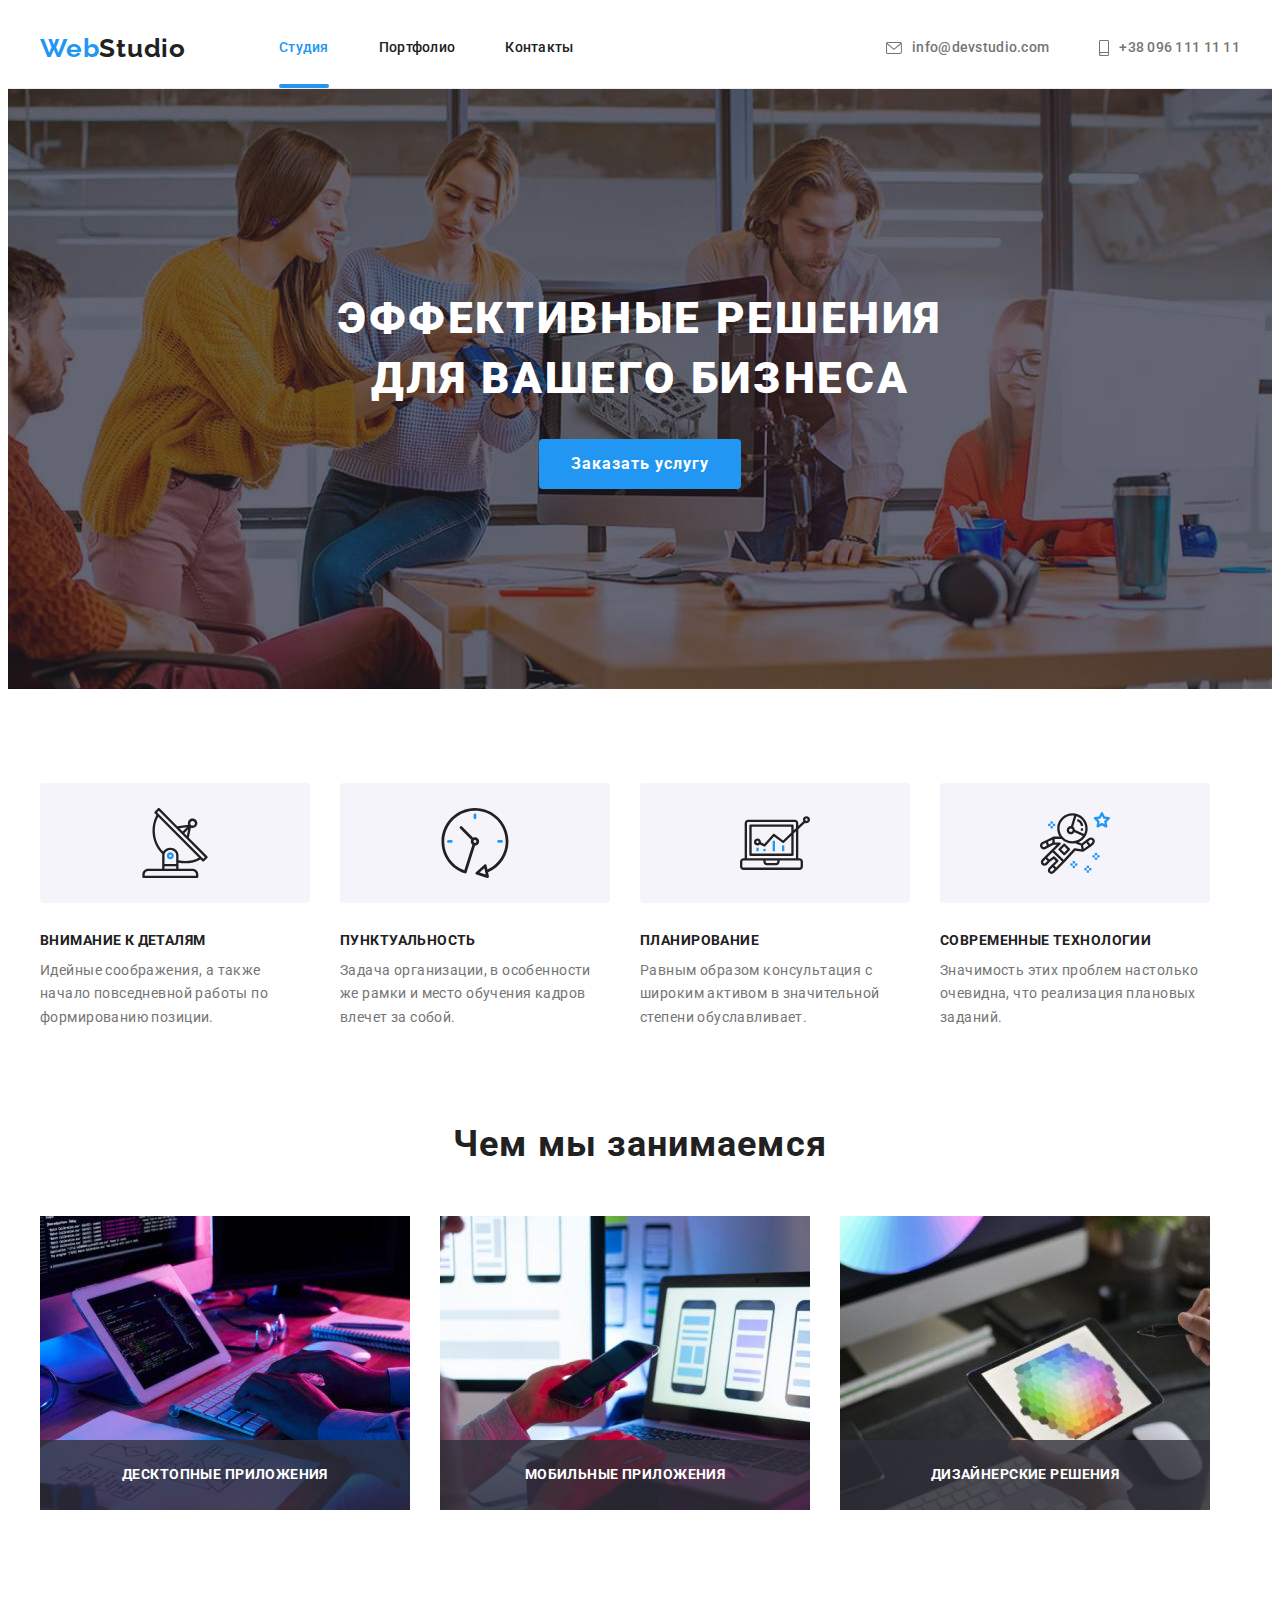
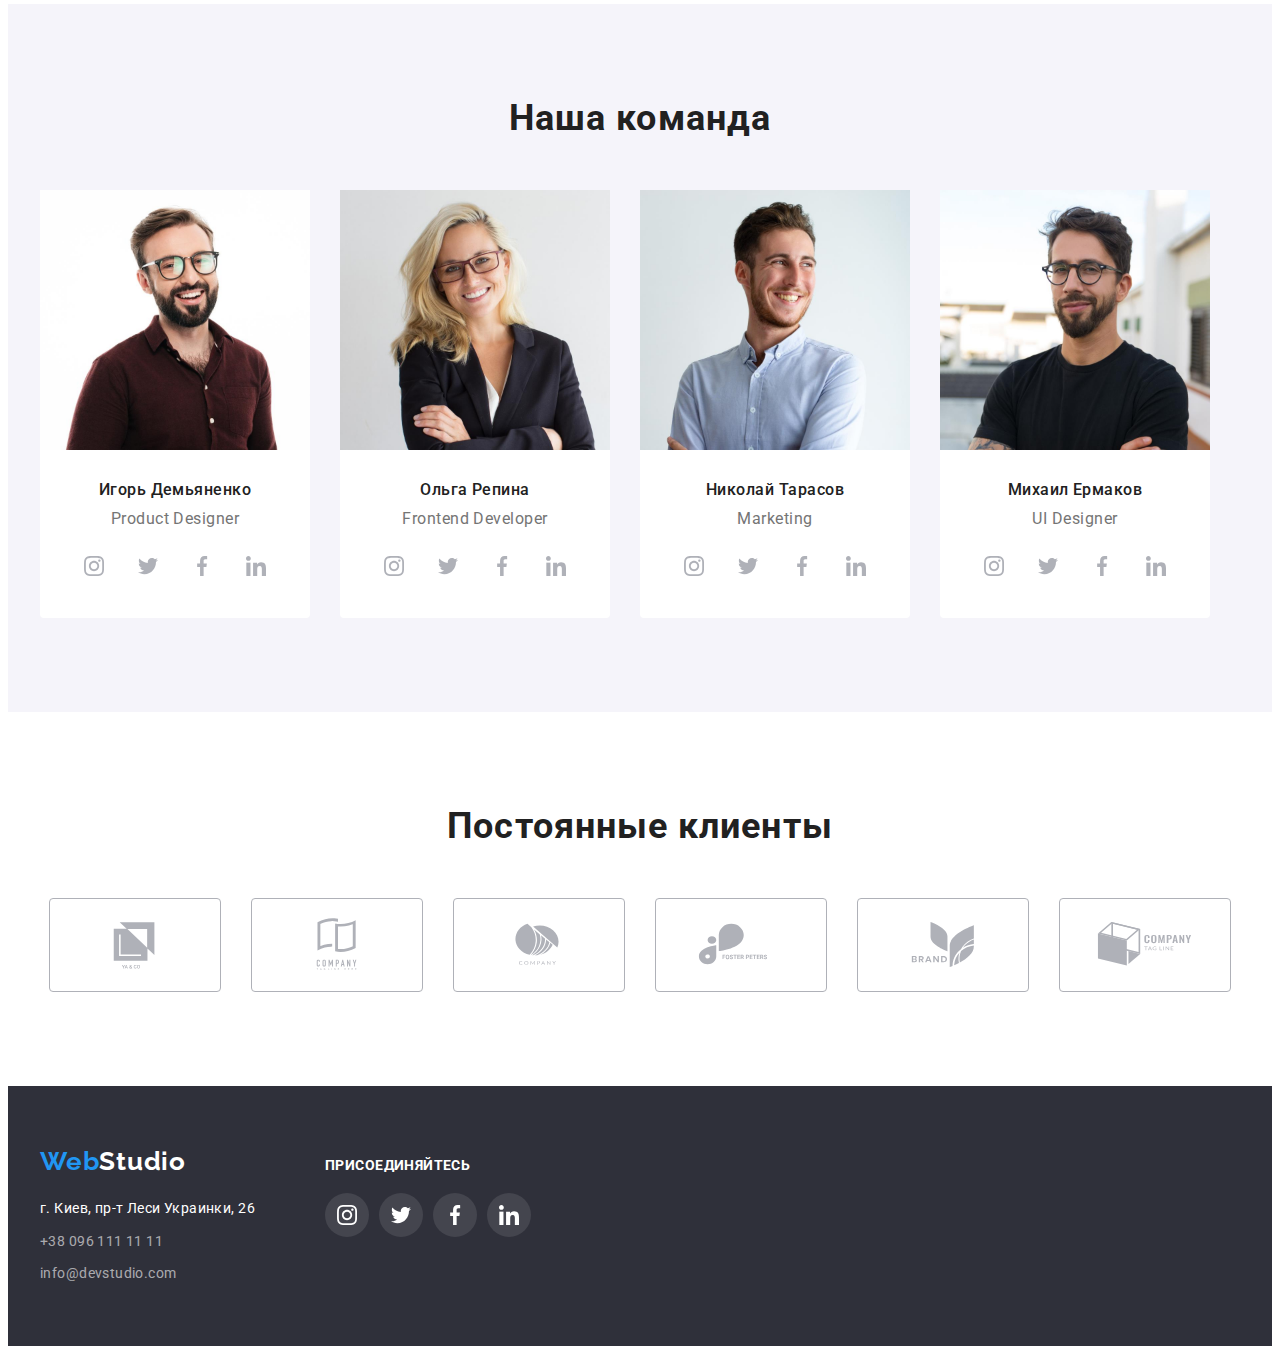
<file: index.html>
<!DOCTYPE html>
<html lang="en">
  <head>
    <meta charset="UTF-8" />
    <meta http-equiv="X-UA-Compatible" content="IE=edge" />
    <meta name="viewport" content="width=device-width, initial-scale=1.0" />
    <title>Главная</title>
    <link rel="preconnect" href="https://fonts.googleapis.com" />
    <link rel="preconnect" href="https://fonts.gstatic.com" crossorigin />
    <link
      href="https://fonts.googleapis.com/css2?family=Raleway:wght@700&family=Roboto:wght@400;500;700;900&display=swap"
      rel="stylesheet"
    />
    <link
      rel="stylesheet"
      href="https://cdnjs.cloudflare.com/ajax/libs/modern-normalize/1.1.0/modern-normalize.min.css"
      integrity="sha512-wpPYUAdjBVSE4KJnH1VR1HeZfpl1ub8YT/NKx4PuQ5NmX2tKuGu6U/JRp5y+Y8XG2tV+wKQpNHVUX03MfMFn9Q=="
      crossorigin="anonymous"
      referrerpolicy="no-referrer"
    />
    <link rel="stylesheet" href="css/styles.css" />
  </head>
  <body>
    <!-- HEADER -->
    <header>
      <div class="container header-container">
        <a class="logo link" href=""><span class="logo-blue">Web</span>Studio</a>
        <nav>
          <ul class="nav-menu list-style">
            <li class="nav-menu-item">
              <a class="nav-menu-link link current" href="index.html">Студия</a>
            </li>
            <li class="nav-menu-item">
              <a class="nav-menu-link link" href="portfolio.html">Портфолио</a>
            </li>
            <li class="nav-menu-item">
              <a class="nav-menu-link link" href="">Контакты</a>
            </li>
          </ul>
        </nav>
        <ul class="list-style header-contacts">
          <li class="header-contacts-list">
            <a class="contacts link" href="mailto:info@devstudio.com">
              <svg class="contacts-icon" width="16" height="12">
                <use href="./img/sprite.svg#envelope"></use>
              </svg>
              <span>info@devstudio.com</span>
            </a>
          </li>
          <li class="header-contacts-list">
            <a class="contacts link" href="tel:+380961111111">
              <svg class="contacts-icon" width="10" height="16">
                <use href="./img/sprite.svg#smartphone"></use>
              </svg>
              <span>+38 096 111 11 11</span>
            </a>
          </li>
        </ul>
      </div>
    </header>
    <!-- MAIN CONTENT -->
    <main>
      <!-- HERO SECTION -->
      <section class="hero-section">
        <div class="hero-container container">
          <h1 class="main-title">Эффективные решения для вашего бизнеса</h1>
          <button class="order-button" type="button" data-modal-open>Заказать услугу</button>
        </div>
      </section>
      <!-- QUALITY SECTION -->
      <section class="quality-section">
        <div class="quality-container container">
          <h2 class="visually-hidden">Наши качества</h2>
          <!-- h2 Будет скрыт -->
          <ul class="list-style quality-list">
            <li class="quality-item">
              <div class="quality-icon-block">
                <svg class="quality-icon" width="70" height="70">
                  <use href="./img/sprite.svg#antenna"></use>
                </svg>
              </div>
              <h3 class="quality">Внимание к деталям</h3>
              <p class="quality-description">
                Идейные соображения, а также начало повседневной работы по формированию позиции.
              </p>
            </li>
            <li class="quality-item">
              <div class="quality-icon-block">
                <svg class="quality-icon" width="70" height="70">
                  <use href="./img/sprite.svg#clock"></use>
                </svg>
              </div>
              <h3 class="quality">Пунктуальность</h3>
              <p class="quality-description">
                Задача организации, в особенности же рамки и место обучения кадров влечет за собой.
              </p>
            </li>
            <li class="quality-item">
              <div class="quality-icon-block">
                <svg class="quality-icon" width="70" height="70">
                  <use href="./img/sprite.svg#diagram"></use>
                </svg>
              </div>
              <h3 class="quality">Планирование</h3>
              <p class="quality-description">
                Равным образом консультация с широким активом в значительной степени обуславливает.
              </p>
            </li>
            <li class="quality-item">
              <div class="quality-icon-block">
                <svg class="quality-icon" width="70" height="70">
                  <use href="./img/sprite.svg#astronaut"></use>
                </svg>
              </div>
              <h3 class="quality">Современные технологии</h3>
              <p class="quality-description">
                Значимость этих проблем настолько очевидна, что реализация плановых заданий.
              </p>
            </li>
          </ul>
        </div>
      </section>
      <!-- ABOUT US SECTION -->
      <section class="about-us-section">
        <div class="about-us-container container">
          <h2 class="about-us-description">Чем мы занимаемся</h2>
          <ul class="about-us-list list-style">
            <li class="about-us-item">
              <img src="img/example1.jpg" alt="верстка" width="370" />
              <div class="about-us-item-outline">Десктопные приложения</div>
            </li>
            <li class="about-us-item">
              <img src="img/example2.jpg" alt="оформление" width="370" />
              <div class="about-us-item-outline">Мобильные приложения</div>
            </li>
            <li class="about-us-item">
              <img src="img/example3.jpg" alt="дизайн" width="370" />
              <div class="about-us-item-outline">Дизайнерские решения</div>
            </li>
          </ul>
        </div>
      </section>
      <!-- OUR TEAM -->
      <section class="our-team-section">
        <div class="our-team-container container">
          <h2 class="our-team-description">Наша команда</h2>
          <ul class="our-team-list list-style">
            <li class="our-team-item">
              <img src="img/team1.jpg" alt="мужчина шатен в очках" width="270" />
              <div class="our-team-item-block">
                <h3 class="team-name">Игорь Демьяненко</h3>
                <p class="team-position">Product Designer</p>
                <ul class="social-list list-style">
                  <li class="social-list-item">
                    <a href="" class="social-list-link">
                      <svg class="social-list-icon" width="20" height="20">
                        <use href="./img/sprite.svg#instagram"></use>
                      </svg>
                    </a>
                  </li>
                  <li class="social-list-item">
                    <a href="" class="social-list-link">
                      <svg class="social-list-icon" width="20" height="20">
                        <use href="./img/sprite.svg#twitter"></use>
                      </svg>
                    </a>
                  </li>
                  <li class="social-list-item">
                    <a href="" class="social-list-link">
                      <svg class="social-list-icon" width="20" height="20">
                        <use href="./img/sprite.svg#facebook"></use>
                      </svg>
                    </a>
                  </li>
                  <li class="social-list-item">
                    <a href="" class="social-list-link">
                      <svg class="social-list-icon" width="20" height="20">
                        <use href="./img/sprite.svg#linkedin"></use>
                      </svg>
                    </a>
                  </li>
                </ul>
              </div>
            </li>
            <li class="our-team-item">
              <img src="img/team2.jpg" alt="девушка блондинка в очках" width="270" />
              <div class="our-team-item-block">
                <h3 class="team-name">Ольга Репина</h3>
                <p class="team-position">Frontend Developer</p>
                <ul class="social-list list-style">
                  <li class="social-list-item">
                    <a href="" class="social-list-link">
                      <svg class="social-list-icon" width="20" height="20">
                        <use href="./img/sprite.svg#instagram"></use>
                      </svg>
                    </a>
                  </li>
                  <li class="social-list-item">
                    <a href="" class="social-list-link">
                      <svg class="social-list-icon" width="20" height="20">
                        <use href="./img/sprite.svg#twitter"></use>
                      </svg>
                    </a>
                  </li>
                  <li class="social-list-item">
                    <a href="" class="social-list-link">
                      <svg class="social-list-icon" width="20" height="20">
                        <use href="./img/sprite.svg#facebook"></use>
                      </svg>
                    </a>
                  </li>
                  <li class="social-list-item">
                    <a href="" class="social-list-link">
                      <svg class="social-list-icon" width="20" height="20">
                        <use href="./img/sprite.svg#linkedin"></use>
                      </svg>
                    </a>
                  </li>
                </ul>
              </div>
            </li>
            <li class="our-team-item">
              <img src="img/team3.jpg" alt="улыбающийся мужчина шатен" width="270" />
              <div class="our-team-item-block">
                <h3 class="team-name">Николай Тарасов</h3>
                <p class="team-position">Marketing</p>
                <ul class="social-list list-style">
                  <li class="social-list-item">
                    <a href="" class="social-list-link">
                      <svg class="social-list-icon" width="20" height="20">
                        <use href="./img/sprite.svg#instagram"></use>
                      </svg>
                    </a>
                  </li>
                  <li class="social-list-item">
                    <a href="" class="social-list-link">
                      <svg class="social-list-icon" width="20" height="20">
                        <use href="./img/sprite.svg#twitter"></use>
                      </svg>
                    </a>
                  </li>
                  <li class="social-list-item">
                    <a href="" class="social-list-link">
                      <svg class="social-list-icon" width="20" height="20">
                        <use href="./img/sprite.svg#facebook"></use>
                      </svg>
                    </a>
                  </li>
                  <li class="social-list-item">
                    <a href="" class="social-list-link">
                      <svg class="social-list-icon" width="20" height="20">
                        <use href="./img/sprite.svg#linkedin"></use>
                        width="20" height="20"
                      </svg>
                    </a>
                  </li>
                </ul>
              </div>
            </li>
            <li class="our-team-item">
              <img src="img/team4.jpg" alt="мужчина брюнет в очках" width="270" />
              <div class="our-team-item-block">
                <h3 class="team-name">Михаил Ермаков</h3>
                <p class="team-position">UI Designer</p>
                <ul class="social-list list-style">
                  <li class="social-list-item">
                    <a href="" class="social-list-link">
                      <svg class="social-list-icon" width="20" height="20">
                        <use href="./img/sprite.svg#instagram"></use>
                      </svg>
                    </a>
                  </li>
                  <li class="social-list-item">
                    <a href="" class="social-list-link">
                      <svg class="social-list-icon" width="20" height="20">
                        <use href="./img/sprite.svg#twitter"></use>
                      </svg>
                    </a>
                  </li>
                  <li class="social-list-item">
                    <a href="" class="social-list-link">
                      <svg class="social-list-icon" width="20" height="20">
                        <use href="./img/sprite.svg#facebook"></use>
                      </svg>
                    </a>
                  </li>
                  <li class="social-list-item">
                    <a href="" class="social-list-link">
                      <svg class="social-list-icon" width="20" height="20">
                        <use href="./img/sprite.svg#linkedin"></use>
                      </svg>
                    </a>
                  </li>
                </ul>
              </div>
            </li>
          </ul>
        </div>
      </section>
      <section class="clients-section">
        <div class="clients-block container">
          <h2 class="clients-description">Постоянные клиенты</h2>
          <ul class="list-style clients-list">
            <li class="clients-icon-item">
              <a href="" class="clients-icon-box">
                <svg class="clients-icon" width="106" height="60">
                  <use href="./img/sprite.svg#Logo1"></use>
                </svg>
              </a>
            </li>
            <li class="clients-icon-item">
              <a href="" class="clients-icon-box">
                <svg class="clients-icon" width="106" height="60">
                  <use href="./img/sprite.svg#Logo2"></use>
                </svg>
              </a>
            </li>
            <li class="clients-icon-item">
              <a href="" class="clients-icon-box">
                <svg class="clients-icon" width="106" height="60">
                  <use href="./img/sprite.svg#Logo3"></use>
                </svg>
              </a>
            </li>
            <li class="clients-icon-item">
              <a href="" class="clients-icon-box">
                <svg class="clients-icon" width="106" height="60">
                  <use href="./img/sprite.svg#Logo4"></use>
                </svg>
              </a>
            </li>
            <li class="clients-icon-item">
              <a href="" class="clients-icon-box">
                <svg class="clients-icon" width="106" height="60">
                  <use href="./img/sprite.svg#Logo5"></use>
                </svg>
              </a>
            </li>
            <li class="clients-icon-item">
              <a href="" class="clients-icon-box">
                <svg class="clients-icon" width="106" height="60">
                  <use href="./img/sprite.svg#Logo6"></use>
                </svg>
              </a>
            </li>
          </ul>
        </div>
      </section>
    </main>
    <!-- FOOTER -->
    <footer>
      <div class="main-footer-container container">
        <div class="footer-container">
          <a class="logo-footer link" href=""><span class="logo-blue">Web</span>Studio</a>
          <address class="link">
            <p class="city-address">г. Киев, пр-т Леси Украинки, 26</p>
            <ul class="footer-contacts-list list-style">
              <li class="footer-contacts-item">
                <a class="footer-contacts link" href="tel:+380961111111">+38 096 111 11 11</a>
              </li>
              <li class="footer-contacts-item">
                <a class="footer-contacts link" href="mailto:info@devstudio.com"
                  >info@devstudio.com</a
                >
              </li>
            </ul>
          </address>
        </div>
        <div class="footer-social-link">
          <h3 class="footer-social-link-description">Присоединяйтесь</h3>
          <ul class="footer-social-list list-style">
            <li class="footer-social-list-item">
              <a href="" class="footer-social-list-link">
                <svg class="footer-social-list-icon" width="20" height="20">
                  <use href="./img/sprite.svg#instagram"></use>
                </svg>
              </a>
            </li>
            <li class="footer-social-list-item">
              <a href="" class="footer-social-list-link">
                <svg class="footer-social-list-icon" width="20" height="20">
                  <use href="./img/sprite.svg#twitter"></use>
                </svg>
              </a>
            </li>
            <li class="footer-social-list-item">
              <a href="" class="footer-social-list-link">
                <svg class="footer-social-list-icon" width="20" height="20">
                  <use href="./img/sprite.svg#facebook"></use>
                </svg>
              </a>
            </li>
            <li class="footer-social-list-item">
              <a href="" class="footer-social-list-link">
                <svg class="footer-social-list-icon" width="20" height="20">
                  <use href="./img/sprite.svg#linkedin"></use>
                </svg>
              </a>
            </li>
          </ul>
        </div>
      </div>
    </footer>
    <div class="backdrop is-hidden" data-modal>
      <div class="modal">
        <button class="modal-close-button" data-modal-close>
          <svg class="modal-close-btn-icon" width="11" height="11">
            <use href="./img/sprite.svg#close-btn"></use>
          </svg>
        </button>
      </div>
    </div>
    <script src="./js/modal.js"></script>
  </body>
</html>
</file>
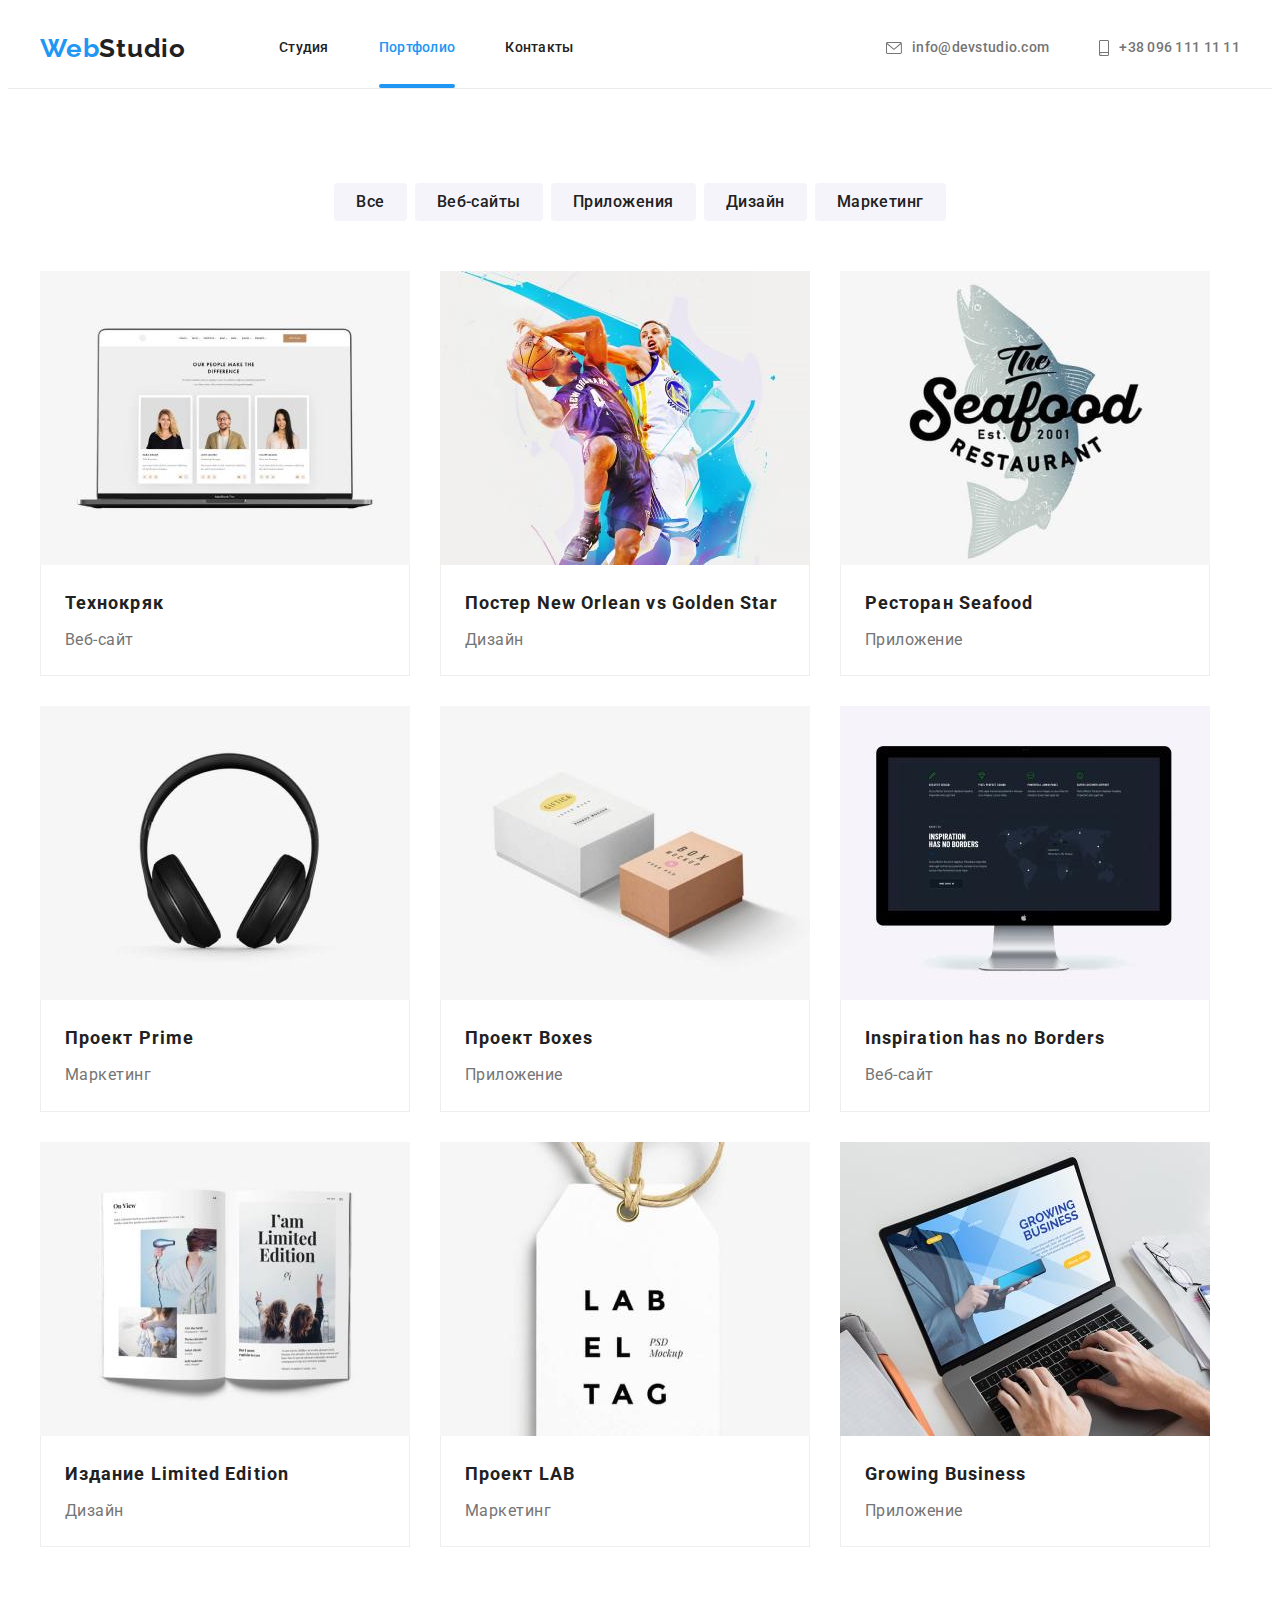
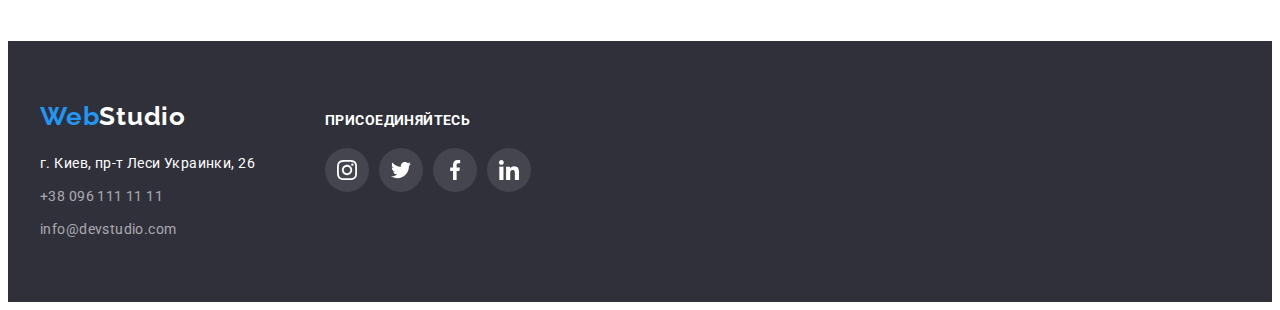
<file: portfolio.html>
<!DOCTYPE html>
<html lang="ru">
  <head>
    <meta charset="UTF-8" />
    <meta http-equiv="X-UA-Compatible" content="IE=edge" />
    <meta name="viewport" content="width=device-width, initial-scale=1.0" />
    <title>Портфолио</title>
    <link rel="preconnect" href="https://fonts.googleapis.com" />
    <link rel="preconnect" href="https://fonts.gstatic.com" crossorigin />
    <link
      href="https://fonts.googleapis.com/css2?family=Raleway:wght@700&family=Roboto:wght@400;500;700;900&display=swap"
      rel="stylesheet"
    />
    <link
      rel="stylesheet"
      href="https://cdnjs.cloudflare.com/ajax/libs/modern-normalize/1.1.0/modern-normalize.min.css"
      integrity="sha512-wpPYUAdjBVSE4KJnH1VR1HeZfpl1ub8YT/NKx4PuQ5NmX2tKuGu6U/JRp5y+Y8XG2tV+wKQpNHVUX03MfMFn9Q=="
      crossorigin="anonymous"
      referrerpolicy="no-referrer"
    />
    <link rel="stylesheet" href="css/styles.css" />
  </head>
  <body>
    <!-- Шапка страницы -->
    <header>
      <div class="container header-container">
        <a class="logo link" href=""><span class="logo-blue">Web</span>Studio</a>
        <nav>
          <ul class="nav-menu list-style">
            <li class="nav-menu-item">
              <a class="nav-menu-link link" href="index.html">Студия</a>
            </li>
            <li class="nav-menu-item">
              <a class="nav-menu-link link current" href="portfolio.html">Портфолио</a>
            </li>
            <li class="nav-menu-item">
              <a class="nav-menu-link link" href="">Контакты</a>
            </li>
          </ul>
        </nav>
        <ul class="list-style header-contacts">
          <li class="header-contacts-list">
            <a class="contacts link" href="mailto:info@devstudio.com">
              <svg class="contacts-icon" width="16" height="12">
                <use href="./img/sprite.svg#envelope"></use>
              </svg>
              <span>info@devstudio.com</span>
            </a>
          </li>
          <li class="header-contacts-list">
            <a class="contacts link" href="tel:+380961111111">
              <svg class="contacts-icon" width="10" height="16">
                <use href="./img/sprite.svg#smartphone"></use>
              </svg>
              <span>+38 096 111 11 11</span>
            </a>
          </li>
        </ul>
      </div>
    </header>
    <!-- Основной контент -->
    <main>
      <section class="portfolio-section">
        <h1 class="visually-hidden">Портфолио</h1>
        <!-- h1 Будет скрыт -->
        <div class="portfolio-container container">
          <ul class="portfolio-menu list-style">
            <li class="portfolio-menu-item">
              <button class="case-examples" type="button">Все</button>
            </li>
            <li class="portfolio-menu-item">
              <button class="case-examples" type="button">Веб-сайты</button>
            </li>
            <li class="portfolio-menu-item">
              <button class="case-examples" type="button">Приложения</button>
            </li>
            <li class="portfolio-menu-item">
              <button class="case-examples" type="button">Дизайн</button>
            </li>
            <li class="portfolio-menu-item">
              <button class="case-examples" type="button">Маркетинг</button>
            </li>
          </ul>

          <ul class="portfolio-case-list list-style">
            <li class="portfolio-case-list-item">
              <a class="portfolio-case-list-link link" href="">
                <div class="overlay-box">
                  <img src="img/project_1.jpg" alt="страница веб-сайта" width="370" />
                  <p class="overlay">
                    Ресурс предлагает комплексные предложения с разным уровнем функционала и
                    сервисов. Все это позволит посетителю получить исчерпывающие сведения о компании
                    или частном лице.
                  </p>
                </div>
                <div class="case-description">
                  <h2 class="case-title">Технокряк</h2>
                  <p class="case-category">Веб-сайт</p>
                </div>
              </a>
            </li>
            <li class="portfolio-case-list-item">
              <a class="portfolio-case-list-link link" href="">
                <div class="overlay-box">
                  <img src="img/project_2.jpg" alt="постер с баскетболистами" width="370" />
                  <p class="overlay">
                    Ресурс предлагает комплексные предложения с разным уровнем функционала и
                    сервисов. Все это позволит посетителю получить исчерпывающие сведения о компании
                    или частном лице.
                  </p>
                </div>
                <div class="case-description">
                  <h2 class="case-title">Постер New Orlean vs Golden Star</h2>
                  <p class="case-category">Дизайн</p>
                </div>
              </a>
            </li>
            <li class="portfolio-case-list-item">
              <a class="portfolio-case-list-link link" href="">
                <div class="overlay-box">
                  <img src="img/project_3.jpg" alt="логотип ресторана" width="370" />
                  <p class="overlay">
                    Ресурс предлагает комплексные предложения с разным уровнем функционала и
                    сервисов. Все это позволит посетителю получить исчерпывающие сведения о компании
                    или частном лице.
                  </p>
                </div>
                <div class="case-description">
                  <h2 class="case-title">Ресторан Seafood</h2>
                  <p class="case-category">Приложение</p>
                </div>
              </a>
            </li>
            <li class="portfolio-case-list-item">
              <a class="portfolio-case-list-link link" href="">
                <div class="overlay-box">
                  <img src="img/project_4.jpg" alt="изображение наушников" width="370" />
                  <p class="overlay">
                    Ресурс предлагает комплексные предложения с разным уровнем функционала и
                    сервисов. Все это позволит посетителю получить исчерпывающие сведения о компании
                    или частном лице.
                  </p>
                </div>
                <div class="case-description">
                  <h2 class="case-title">Проект Prime</h2>
                  <p class="case-category">Маркетинг</p>
                </div>
              </a>
            </li>
            <li class="portfolio-case-list-item">
              <a class="portfolio-case-list-link link" href="">
                <div class="overlay-box">
                  <img src="img/project_5.jpg" alt="изображение подарочный боксов" width="370" />
                  <p class="overlay">
                    Ресурс предлагает комплексные предложения с разным уровнем функционала и
                    сервисов. Все это позволит посетителю получить исчерпывающие сведения о компании
                    или частном лице.
                  </p>
                </div>
                <div class="case-description">
                  <h2 class="case-title">Проект Boxes</h2>
                  <p class="case-category">Приложение</p>
                </div>
              </a>
            </li>
            <li class="portfolio-case-list-item">
              <a class="portfolio-case-list-link link" href="">
                <div class="overlay-box">
                  <img src="img/project_6.jpg" alt="страница веб-сайта" width="370" />
                  <p class="overlay">
                    Ресурс предлагает комплексные предложения с разным уровнем функционала и
                    сервисов. Все это позволит посетителю получить исчерпывающие сведения о компании
                    или частном лице.
                  </p>
                </div>
                <div class="case-description">
                  <h2 class="case-title">Inspiration has no Borders</h2>
                  <p class="case-category">Веб-сайт</p>
                </div>
              </a>
            </li>
            <li class="portfolio-case-list-item">
              <a class="portfolio-case-list-link link" href="">
                <div class="overlay-box">
                  <img src="img/project_7.jpg" alt="разворот журнала" width="370" />
                  <p class="overlay">
                    Ресурс предлагает комплексные предложения с разным уровнем функционала и
                    сервисов. Все это позволит посетителю получить исчерпывающие сведения о компании
                    или частном лице.
                  </p>
                </div>
                <div class="case-description">
                  <h2 class="case-title">Издание Limited Edition</h2>
                  <p class="case-category">Дизайн</p>
                </div>
              </a>
            </li>
            <li class="portfolio-case-list-item">
              <a class="portfolio-case-list-link link" href="">
                <div class="overlay-box">
                  <img src="img/project_8.jpg" alt="бирка с логотипом" width="370" />
                  <p class="overlay">
                    Ресурс предлагает комплексные предложения с разным уровнем функционала и
                    сервисов. Все это позволит посетителю получить исчерпывающие сведения о компании
                    или частном лице.
                  </p>
                </div>
                <div class="case-description">
                  <h2 class="case-title">Проект LAB</h2>
                  <p class="case-category">Маркетинг</p>
                </div>
              </a>
            </li>
            <li class="portfolio-case-list-item">
              <a class="portfolio-case-list-link link" href="">
                <div class="overlay-box">
                  <img src="img/project_9.jpg" alt="страница приложения" width="370" />
                  <p class="overlay">
                    Ресурс предлагает комплексные предложения с разным уровнем функционала и
                    сервисов. Все это позволит посетителю получить исчерпывающие сведения о компании
                    или частном лице.
                  </p>
                </div>
                <div class="case-description">
                  <h2 class="case-title">Growing Business</h2>
                  <p class="case-category">Приложение</p>
                </div>
              </a>
            </li>
          </ul>
        </div>
      </section>
    </main>
    <!-- Футер -->
    <footer>
      <div class="main-footer-container container">
        <div class="footer-container">
          <a class="logo-footer link" href=""><span class="logo-blue">Web</span>Studio</a>
          <address class="link">
            <p class="city-address">г. Киев, пр-т Леси Украинки, 26</p>
            <ul class="footer-contacts-list list-style">
              <li class="footer-contacts-item">
                <a class="footer-contacts link" href="tel:+380961111111">+38 096 111 11 11</a>
              </li>
              <li class="footer-contacts-item">
                <a class="footer-contacts link" href="mailto:info@devstudio.com"
                  >info@devstudio.com</a
                >
              </li>
            </ul>
          </address>
        </div>
        <div class="footer-social-link">
          <h3 class="footer-social-link-description">Присоединяйтесь</h3>
          <ul class="footer-social-list list-style">
            <li class="footer-social-list-item">
              <a href="" class="footer-social-list-link">
                <svg class="footer-social-list-icon" width="20" height="20">
                  <use href="./img/sprite.svg#instagram"></use>
                </svg>
              </a>
            </li>
            <li class="footer-social-list-item">
              <a href="" class="footer-social-list-link">
                <svg class="footer-social-list-icon" width="20" height="20">
                  <use href="./img/sprite.svg#twitter"></use>
                </svg>
              </a>
            </li>
            <li class="footer-social-list-item">
              <a href="" class="footer-social-list-link">
                <svg class="footer-social-list-icon" width="20" height="20">
                  <use href="./img/sprite.svg#facebook"></use>
                </svg>
              </a>
            </li>
            <li class="footer-social-list-item">
              <a href="" class="footer-social-list-link">
                <svg class="footer-social-list-icon" width="20" height="20">
                  <use href="./img/sprite.svg#linkedin"></use>
                </svg>
              </a>
            </li>
          </ul>
        </div>
      </div>
    </footer>
  </body>
</html>
</file>
<file: css/styles.css>
/* RESETS */
:root {
  --main-color: #2196f3;
  --secondary-color: #212121;
  --third-color: #757575;
  --main-font: 'Roboto', sans-serif;
}
h1,
h2,
h3,
h4,
h5,
h6 {
  margin-top: 0;
  margin-bottom: 0;
}

ul,
ol {
  margin-top: 0;
  margin-bottom: 0;
  padding-left: 0;
}

p {
  margin: 0;
}

img {
  display: block;
}

button {
  border: none;
}

.link {
  text-decoration: none;
}

.list-style {
  list-style: none;
}

body {
  font-family: var(--main-font);
  color: var(--secondary-color);
}

.container {
  width: 1200px;
  margin-left: auto;
  margin-right: auto;
  padding-left: 15px;
  padding-right: 15px;
}

/* HEADER */
header {
  border-bottom: 1px solid #ececec;
}

.header-container {
  display: flex;
  align-items: center;
}

.logo-blue {
  color: var(--main-color);
}

.logo {
  font-family: 'Raleway', sans-serif;
  font-weight: 700;
  font-size: 26px;
  line-height: 1.19;
  letter-spacing: 0.03em;
  color: var(--secondary-color);
  margin-right: 93px;
}

.nav-menu {
  display: flex;
}

.nav-menu-item {
  position: relative;
  display: flex;
}

.nav-menu-item:not(:last-child) {
  margin-right: 50px;
}
.nav-menu-link {
  font-family: var(--main-font);
  font-weight: 500;
  font-size: 14px;
  line-height: 1.14;
  letter-spacing: 0.02em;
  color: var(--secondary-color);
  padding-top: 32px;
  padding-bottom: 32px;
  display: block;
  transition: color 250ms cubic-bezier(0.4, 0, 0.2, 1);
}

.nav-menu-link.current::after {
  position: absolute;
  left: 0;
  bottom: 0;
  display: block;
  content: '';
  height: 4px;
  border-radius: 2px;
  width: 100%;
  background-color: var(--main-color);
}

.current,
.nav-menu-link:hover,
.nav-menu-link:focus {
  color: var(--main-color);
}

.header-contacts {
  display: flex;
  margin-left: auto;
}

.header-contacts-list:not(:last-child) {
  margin-right: 50px;
}

.contacts {
  font-family: var(--main-font);
  font-weight: 500;
  font-size: 14px;
  line-height: 1.14;
  letter-spacing: 0.02em;
  color: var(--third-color);
  padding-top: 32px;
  padding-bottom: 32px;
  display: flex;
  align-items: center;
  transition: color 250ms cubic-bezier(0.4, 0, 0.2, 1);
}

.contacts:hover,
.contacts:focus {
  color: var(--main-color);
}

.contacts-icon {
  fill: var(--third-color);
  margin-right: 10px;
  transition: fill 250ms cubic-bezier(0.4, 0, 0.2, 1);
}

.contacts:hover .contacts-icon,
.contacts:focus .contacts-icon {
  fill: var(--main-color);
}

/* FOOTER */

footer {
  padding-top: 60px;
  padding-bottom: 60px;
  background: #2f303a;
}

.main-footer-container {
  display: flex;
  align-items: baseline;
}
.footer-container {
  display: flex;
  flex-direction: column;
  margin-right: 70px;
}

.logo-footer {
  font-family: 'Raleway', sans-serif;
  font-weight: 700;
  font-size: 26px;
  line-height: 1.19;
  letter-spacing: 0.03em;
  color: #ffffff;
}

address {
  margin-top: 20px;
}

.city-address {
  font-family: var(--main-font);
  font-style: normal;
  font-weight: 400;
  font-size: 14px;
  line-height: 1.71;
  letter-spacing: 0.03em;
  color: #ffffff;
}

.footer-contacts-list {
  margin-top: 9px;
}

.footer-contacts {
  font-family: var(--main-font);
  font-style: normal;
  font-weight: 400;
  font-size: 14px;
  line-height: 1.71;
  letter-spacing: 0.03em;
  color: rgba(255, 255, 255, 0.6);
}

.footer-contacts-item:not(:last-child) {
  margin-bottom: 9px;
}

.footer-social-link-description {
  font-family: var(--main-font);
  font-weight: 700;
  font-size: 14px;
  line-height: 16px;
  letter-spacing: 0.03em;
  text-transform: uppercase;
  color: #ffffff;
  margin-bottom: 20px;
}
.footer-social-list {
  display: flex;
}
.footer-social-list-item:not(:last-child) {
  margin-right: 10px;
}

.footer-social-list-link {
  display: flex;
  align-items: center;
  justify-content: center;
  width: 44px;
  height: 44px;
  border-radius: 50%;
  background-color: rgba(255, 255, 255, 0.1);
  transition: background-color 250ms cubic-bezier(0.4, 0, 0.2, 1);
}

.footer-social-list-link:hover,
.footer-social-list-link:focus {
  background-color: var(--main-color);
}

.footer-social-list-icon {
  fill: #fff;
}

/* MAIN CONTENT */

/* HERO SECTION */
.hero-section {
  background-color: #2f303a;
  max-width: 1600px;
  padding: 200px 0;
  margin: auto;
  background-image: linear-gradient(rgba(47, 48, 58, 40%), rgba(47, 48, 58, 40%)),
    url('../img/hero_bg.jpg');
  background-repeat: no-repeat;
  background-position: 50% 50%;
}

.hero-container {
  display: flex;
  flex-direction: column;
}

.main-title {
  font-family: var(--main-font);
  font-weight: 900;
  font-size: 44px;
  line-height: 1.36;
  text-align: center;
  letter-spacing: 0.06em;
  text-transform: uppercase;
  color: #ffffff;
  max-width: 696px;
  margin: 0 auto 30px;
}

.order-button {
  font-family: var(--main-font);
  font-weight: 700;
  font-size: 16px;
  line-height: 1.87;
  text-align: center;
  letter-spacing: 0.06em;
  color: #ffffff;
  background: var(--main-color);
  border-radius: 4px;
  display: inline-block;
  cursor: pointer;
  margin: auto;
  padding: 10px 32px;
  transition: background-color 250ms cubic-bezier(0.4, 0, 0.2, 1);
}

.order-button:hover,
.order-button:focus {
  background-color: #188ce8;
}
/* BACKDROP */

.backdrop {
  position: fixed;
  top: 0;
  left: 0;
  height: 100%;
  width: 100%;
  background-color: rgba(0, 0, 0, 0.2);
  transition: opacity 500ms linear, visibility 500ms linear;
}

.modal {
  position: absolute;
  top: 50%;
  left: 50%;
  transform: translate(-50%, -50%);
  width: 528px;
  height: 580px;
  background-color: #fff;
  border: 1px solid #000000;
  box-shadow: 0px 1px 3px rgba(0, 0, 0, 0.12), 0px 1px 1px rgba(0, 0, 0, 0.14),
    0px 2px 1px rgba(0, 0, 0, 0.2);
  border-radius: 4px;
}

.modal-close-button {
  position: absolute;
  top: 8px;
  right: 8px;
  display: flex;
  align-items: center;
  justify-content: center;
  width: 30px;
  height: 30px;
  border: 1px solid rgba(0, 0, 0, 0.1);
  border-radius: 50%;
  background-color: transparent;
  cursor: pointer;
  padding: 0;
}

.backdrop.is-hidden {
  opacity: 0;
  visibility: hidden;
  pointer-events: none;
}

/* QUALITY SECTION */
.quality-icon-block {
  background-color: #f5f4fa;
  border-radius: 4px;
  width: 270px;
  height: 120px;
  display: flex;
  align-items: center;
  justify-content: center;
}

.quality-section {
  padding-top: 94px;
}
.visually-hidden {
  position: absolute;
  width: 1px;
  height: 1px;
  margin: -1px;
  border: 0;
  padding: 0;
  white-space: nowrap;
  clip-path: inset(100%);
  clip: rect(0 0 0 0);
  overflow: hidden;
}
.quality-list {
  display: flex;
}

.quality-item:not(:last-child) {
  margin-right: 30px;
}
.quality-item {
  max-width: 270px;
}
.quality {
  font-family: var(--main-font);
  font-weight: 700;
  font-size: 14px;
  line-height: 1.14;
  letter-spacing: 0.03em;
  text-transform: uppercase;
  color: var(--secondary-color);
  margin-bottom: 10px;
  margin-top: 30px;
}

.quality-description {
  font-family: var(--main-font);
  font-weight: 400;
  font-size: 14px;
  line-height: 1.71;
  letter-spacing: 0.03em;
  color: var(--third-color);
}

/* ABOUT US SECTION   */
.about-us-section {
  padding-top: 94px;
  padding-bottom: 94px;
}

.about-us-description {
  font-family: var(--main-font);
  font-weight: 700;
  font-size: 36px;
  line-height: 1.16;
  text-align: center;
  letter-spacing: 0.03em;
  color: var(--secondary-color);
}
.about-us-list {
  display: flex;
  margin-top: 50px;
}
.about-us-item:not(:last-child) {
  margin-right: 30px;
}
.about-us-item {
  position: relative;
}

.about-us-item-outline {
  position: absolute;
  bottom: 0;
  left: 0;
  width: 100%;
  height: 70px;
  display: flex;
  justify-content: center;
  align-items: center;

  font-family: var(--main-font);
  font-weight: 700;
  font-size: 14px;
  line-height: 1.14;
  text-align: center;
  letter-spacing: 0.03em;
  text-transform: uppercase;
  color: #ffffff;
  background: rgba(47, 48, 58, 0.8);
}

/* OUR TEAM   */

.our-team-section {
  background-color: #f5f4fa;
  padding-top: 94px;
  padding-bottom: 94px;
}
.our-team-description {
  font-family: var(--main-font);
  font-weight: 700;
  font-size: 36px;
  line-height: 1.16;
  text-align: center;
  letter-spacing: 0.03em;
  color: var(--secondary-color);
}
.our-team-list {
  display: flex;
  margin-top: 50px;
}
.our-team-item:not(:last-child) {
  margin-right: 30px;
}

.our-team-item-block {
  background: #ffffff;
  border-radius: 0px 0px 4px 4px;
  max-width: 270px;
  padding: 30px 10px;
}
.team-name {
  font-family: var(--main-font);
  font-weight: 500;
  font-size: 16px;
  line-height: 1.19;
  text-align: center;
  letter-spacing: 0.03em;
  color: var(--secondary-color);
  margin-bottom: 10px;
}

.team-position {
  font-family: var(--main-font);
  font-weight: 400;
  font-size: 16px;
  line-height: 1.19;
  text-align: center;
  letter-spacing: 0.03em;
  color: var(--third-color);
  margin-bottom: 16px;
}

.social-list {
  display: flex;
  justify-content: center;
}

.social-list-item:not(:last-child) {
  margin-right: 10px;
}
.social-list-link {
  display: flex;
  align-items: center;
  justify-content: center;
  width: 44px;
  height: 44px;
  border-radius: 50%;
  transition: background-color 250ms cubic-bezier(0.4, 0, 0.2, 1);
}

.social-list-link:hover,
.social-list-link:focus {
  background-color: var(--main-color);
}

.social-list-icon {
  fill: #afb1b8;
  transition: fill 250ms cubic-bezier(0.4, 0, 0.2, 1);
}

.social-list-link:hover .social-list-icon,
.social-list-link:focus .social-list-icon {
  fill: #fff;
}
/* CLIENTS */
.clients-section {
  padding-top: 94px;
  padding-bottom: 94px;
}

.clients-description {
  font-family: var(--main-font);
  font-weight: 700;
  font-size: 36px;
  line-height: 1.16;
  text-align: center;
  letter-spacing: 0.03em;
  color: var(--secondary-color);
  margin-bottom: 50px;
}

.clients-list {
  display: flex;
  justify-content: center;
}

.clients-icon-box {
  width: 170px;
  height: 92px;
  border: 1px solid #afb1b8;
  border-radius: 4px;
  display: flex;
  align-items: center;
  justify-content: center;
  transition: border 250ms cubic-bezier(0.4, 0, 0.2, 1);
}

.clients-icon-box:hover,
.clients-icon-box:focus {
  border: 1px solid var(--main-color);
}

.clients-icon-item:not(:last-child) {
  margin-right: 30px;
}
.clients-icon {
  fill: #afb1b8;
  transition: fill 250ms cubic-bezier(0.4, 0, 0.2, 1);
}

.clients-icon-box:hover .clients-icon,
.clients-icon-box:focus .clients-icon {
  fill: var(--main-color);
}

/* PORTFOLIO */

.portfolio-section {
  padding: 94px 0;
}
.portfolio-menu {
  display: flex;
  justify-content: center;
}

.portfolio-menu-item:not(:last-child) {
  margin-right: 8px;
}
.portfolio-case-list {
  margin-top: 50px;
  display: flex;
  flex-wrap: wrap;
}
.portfolio-case-list-item:not(:nth-last-child(-n + 3)) {
  margin-bottom: 30px;
}

.portfolio-case-list-item:not(:nth-child(3n)) {
  margin-right: 30px;
}

.portfolio-case-list-link {
  display: block;
  transition: box-shadow 250ms cubic-bezier(0.4, 0, 0.2, 1);
}

.portfolio-case-list-link:hover,
.portfolio-case-list-link:focus {
  box-shadow: 0px 1px 1px rgba(0, 0, 0, 0.12), 0px 4px 4px rgba(0, 0, 0, 0.06),
    1px 4px 6px rgba(0, 0, 0, 0.16);
}
.case-examples {
  font-family: var(--main-font);
  font-weight: 500;
  font-size: 16px;
  line-height: 1.62;
  text-align: center;
  letter-spacing: 0.03em;
  color: var(--secondary-color);
  background: #f5f4fa;
  border-radius: 4px;
  cursor: pointer;
  padding: 6px 22px;
  transition: background 250ms cubic-bezier(0.4, 0, 0.2, 1),
    color 250ms cubic-bezier(0.4, 0, 0.2, 1), box-shadow 250ms cubic-bezier(0.4, 0, 0.2, 1);
}

.case-examples:hover,
.case-examples:focus {
  background: var(--main-color);
  color: #ffffff;
  box-shadow: 0px 3px 1px rgba(0, 0, 0, 0.1), 0px 1px 2px rgba(0, 0, 0, 0.08),
    0px 2px 2px rgba(0, 0, 0, 0.12);
}

.case-description {
  border: 1px solid #eeeeee;
  border-top: none;
  padding: 20px 24px;
}

.case-title {
  font-family: var(--main-font);
  font-weight: 700;
  font-size: 18px;
  line-height: 2;
  letter-spacing: 0.06em;
  color: var(--secondary-color);
  margin-bottom: 4px;
}

.case-category {
  font-family: var(--main-font);
  font-weight: 400;
  font-size: 16px;
  line-height: 1.9;
  letter-spacing: 0.03em;
  color: var(--third-color);
}

.overlay-box {
  position: relative;
  overflow: hidden;
}
.overlay {
  font-family: 'Roboto';
  font-weight: 400;
  font-size: 18px;
  line-height: 1.55;
  letter-spacing: 0.03em;
  color: #ffffff;

  position: absolute;
  opacity: 0;
  top: 0;
  left: 0;
  width: 100%;
  height: 294px;
  padding: 63px 24px;
  background-color: rgba(33, 150, 243, 0.9);

  transform: translateY(100%);
  transition: transform 250ms cubic-bezier(0.4, 0, 0.2, 1),
    opacity 250ms cubic-bezier(0.4, 0, 0.2, 1);
}

.portfolio-case-list-link:hover .overlay,
.portfolio-case-list-link:focus .overlay {
  opacity: 1;
  transform: translateY(0);
}
</file>
